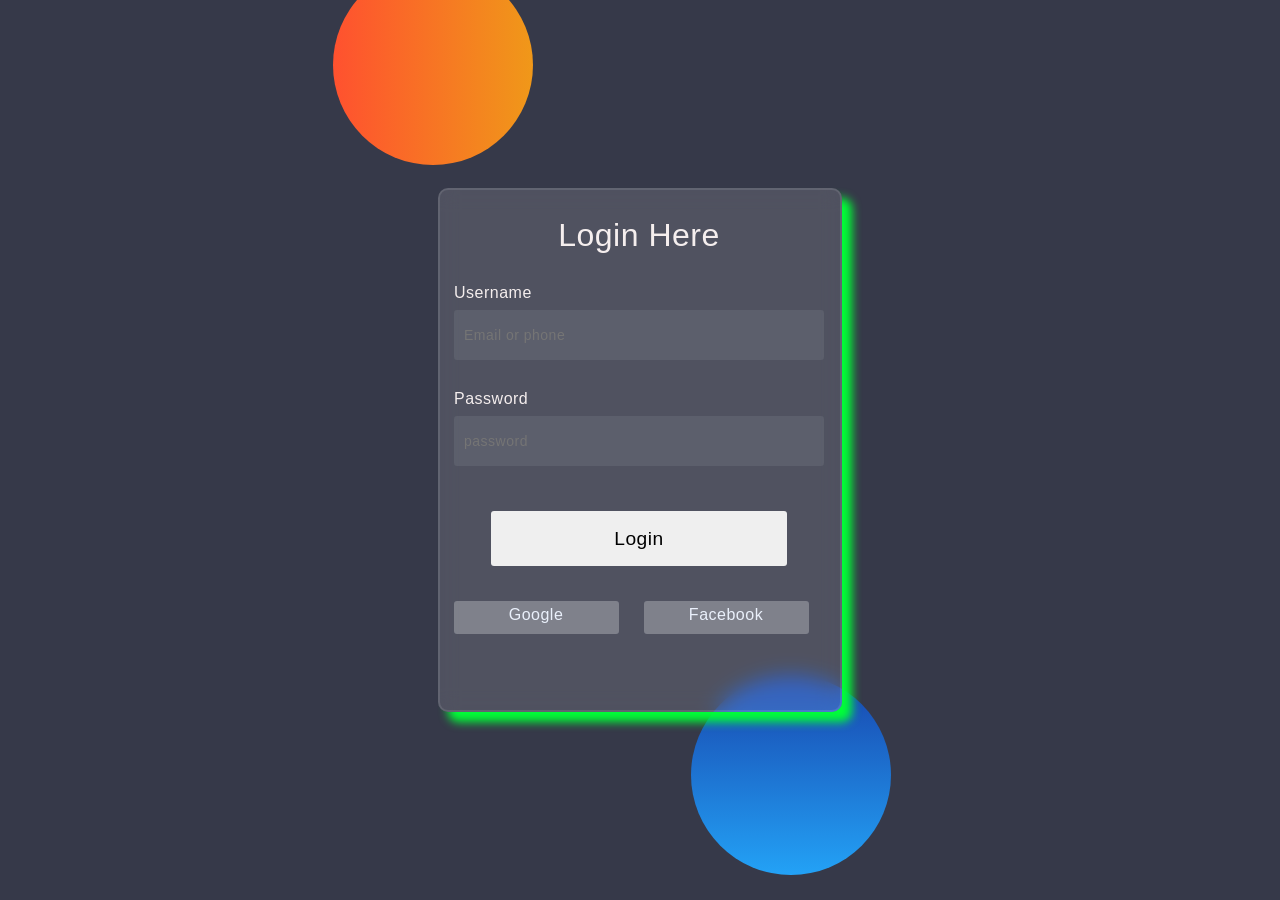
<file: index.html>
<html>
<head>
    <style>
body {
background-color:#363949;}


.cora1 {
height: 200px;
width: 200px;
background: linear-gradient( 
to right,
#ff512f,
#f09819)
;
border-radius: 50%;
position: absolute;
left: 26% ;
top: -35px;
animation-name: cora1;
animation-duration: 9s;
}

@keyframes cora1 {
0%   { left:26% ; top:-35px;}
25%  { left:54%; top:-35px;}
50%  { left:54%; top:75%;}
75%  { left:26%; top:75%;}
100% { left:26%; top:-35px;}
}


.cora2 {
height: 200px;
width: 200px;
background: linear-gradient(    
#1845ad,
#23a2f6) ;
border-radius: 50%;
position: absolute;
top: 75%;
left: 54% ;
animation-name: cora2;
animation-duration: 9s;
}

@keyframes cora2 {
0%   { left:54% ; top:75%;}
25%  { left:26%; top:75%;}
50%  { left:26%; top:-35px;}
75%  { left:54%; top:-35px;}
100% { left:54%; top:75%;}
}


form{
height: 520px;
width: 400px;
background-color: rgba(255,255,255,0.13);
position: absolute;
transform: translate(-50%,-50%);
top: 50%;
left: 50%;
border-radius: 10px;
backdrop-filter: blur(10px);
border: 2px solid rgba(255,255,255,0.1);
box-shadow: 0 0 40px rgba(8,7,16,0.6);
box-shadow: 10px 10px 10px rgb(0, 255, 55)
    }

form *{
font-family: 'Poppins',sans-serif;
color: #f5eeee;
letter-spacing: 0.5px;
outline: none;
border: none; }


.fieldset1 {
    
height: 500px;
width: 370px;
position: relative;}


h1 {
font-size: 32px;
font-weight: 500;
text-align: center;}   

.user1 {

display: block;
margin-top: 30px;
font-size: 16px;
font-weight: 500;}


.user2 {
    display: block;
    height: 50px;
    width: 100%;
    background-color: rgba(255,255,255,0.07);
    border-radius: 3px;
    padding: 0 10px;
    margin-top: 8px;
    font-size: 14px;
    font-weight: 300;}
    


.pass1 {
display: block;
margin-top: 30px;
font-size: 16px;
font-weight: 500;}


.pass2 {
display: block;
height: 50px;
width: 100%;
background-color: rgba(255,255,255,0.07);
border-radius: 3px;
padding: 0 10px;
margin-top: 8px;
font-size: 14px;
font-weight: 300;}

button{
width:80%;
height: 11%;
position: relative;
top: 9%;
left: 10%;
border-radius:3px;
cursor: pointer;
font-family: 'Franklin Gothic Medium', 'Arial Narrow', Arial, sans-serif;
font-size: larger;
color: black;}



.social{
margin-top: 30px;
display: flex;}
 
  
.social div{
position: relative;
top: 50px;
background: red;
width: 150px;
border-radius: 3px;
padding: 5px 10px 10px 5px;
background-color: rgba(255,255,255,0.27);
color: #eaf0fb;
text-align: center;
cursor: pointer;}


.social div:hover{
background-color: rgba(255,255,255,0.47);}


.social .fb{ 
margin-left: 25px;}


.social i{
margin-right: 4px;}
  
.safha {
    color: black;
    text-decoration: none;
}



</style>
</head>




<body>

    <div class="cora1"></div>
    <div class="cora2"></div>
<form >
    <fieldset class="fieldset1">
                                                                             
        <h1>Login Here</h1>
        <label class="user1">Username</label>
        <input type="text" placeholder="Email or phone " class="user2">
        <label class="pass1">Password</label>
        <input type="text" placeholder="password" class="pass2">
        <button><a class="safha" href="home.html">Login</a></button>

        <div class="social">
            <div class="go"><i class="fab fa-google"></i>Google</div>
            <div class="fb"><i class="fab fa-facebook"></i>  Facebook</div>
        </div>
    </fieldset>
</form>




</body>
</html>
</file>
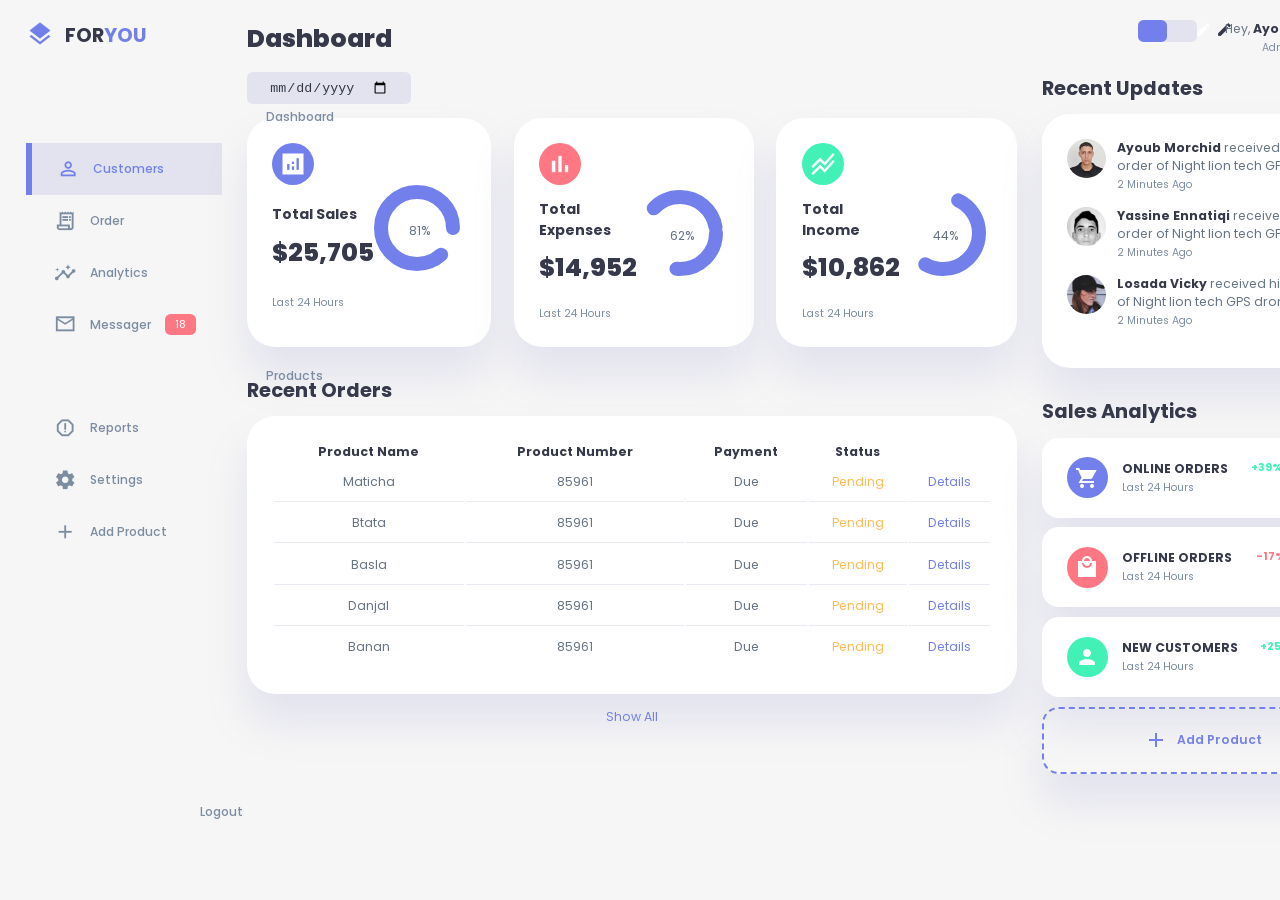
<file: home.html>
<!DOCTYPE html>
<html lang="en">

<head>
    <meta charset="UTF-8">
    <meta http-equiv="X-UA-Compatible" content="IE=edge">
    <meta name="viewport" content="width=device-width, initial-scale=1.0">
    <link rel="shortcut icon" href="images/icon.png" type="image/x-icon">
    <link rel="stylesheet" type="icon/x-icon" href="images/4.png">
    <link href="https://fonts.googleapis.com/icon?family=Material+Icons+Sharp" rel="stylesheet">
    <link rel="stylesheet" href="https://cdnjs.cloudflare.com/ajax/libs/font-awesome/6.1.1/css/all.min.css" integrity="sha512-KfkfwYDsLkIlwQp6LFnl8zNdLGxu9YAA1QvwINks4PhcElQSvqcyVLLD9aMhXd13uQjoXtEKNosOWaZqXgel0g==" crossorigin="anonymous" referrerpolicy="no-referrer" />
    <link rel="icon" type="icon/x-icon" href="/images/icon.png">
    <link rel="stylesheet" href="./style.css">
    <title>Dashboard</title>
</head>

<body>
    <div class="container">
        <aside>
            <div class="top">
                <div class="logo">
                    <span class="primary material-icons-sharp">
                        layers
                        </span>
                    <h2>FOR<span class="primary">YOU</span></h2>
                </div>
                <div class="close" id="close-btn">
                    <span class="material-icons-sharp">close</span>
                </div>
            </div>
            <div class="sidebar">
                <a href="#">
                    <span class="material-icons-sharp">grid_view</span>
                    <h3>Dashboard</h3>
                </a>
                <a href="#" class="active">
                    <span class="material-icons-sharp">person_outline</span>
                    <h3>Customers</h3>
                </a>
                <a href="#">
                    <span class="material-icons-sharp">receipt_long</span>
                    <h3>Order</h3>
                </a>
                <a href="#">
                    <span class="material-icons-sharp">insights</span>
                    <h3>Analytics</h3>
                </a>
                <a href="#">
                    <span class="material-icons-sharp">mail_outline</span>
                    <h3>Messager</h3>
                    <span class="message-count">18</span>
                </a>
                <a href="#">
                    <span class="material-icons-sharp">inventory</span>
                    <h3>Products</h3>
                </a>
                <a href="#">
                    <span class="material-icons-sharp">report_gmailerrorred</span>
                    <h3>Reports</h3>
                </a>
                <a href="#">
                    <span class="material-icons-sharp">settings</span>
                    <h3>Settings</h3>
                </a>
                <a href="#">
                    <span class="material-icons-sharp">add</span>
                    <h3>Add Product</h3>
                </a>
                <a href="#">
                    <span class="material-icons-sharp">logout</span>
                    <h3>Logout</h3>
                </a>
            </div>
        </aside>
        <main>
            <h1>Dashboard</h1>
            <div class="date">
                <input type="date">
            </div>
            <div class="insights">
                <div class="sales">
                    <span class="material-icons-sharp">analytics</span>
                    <div class="middle">
                        <div class="left">
                            <h3>Total Sales</h3>
                            <h1>$25,705</h1>
                        </div>
                        <div class="progress">
                            <svg>
                                <circle cx="38" cy="38" r="36"></circle>
                            </svg>
                            <div class="number">
                                <p>81%</p>
                            </div>
                        </div>
                    </div>
                    <small class="text-muted">Last 24 Hours</small>
                </div>
                <div class="expenses">
                    <span class="material-icons-sharp">bar_chart</span>
                    <div class="middle">
                        <div class="left">
                            <h3>Total Expenses</h3>
                            <h1>$14,952</h1>
                        </div>
                        <div class="progress">
                            <svg>
                                <circle cx="38" cy="38" r="36"></circle>
                            </svg>
                            <div class="number">
                                <p>62%</p>
                            </div>
                        </div>
                    </div>
                    <small class="text-muted">Last 24 Hours</small>
                </div>
                <div class="income">
                    <span class="material-icons-sharp">stacked_line_chart</span>
                    <div class="middle">
                        <div class="left">
                            <h3>Total Income</h3>
                            <h1>$10,862</h1>
                        </div>
                        <div class="progress">
                            <svg>
                                <circle cx="38" cy="38" r="36"></circle>
                            </svg>
                            <div class="number">
                                <p>44%</p>
                            </div>
                        </div>
                    </div>
                    <small class="text-muted">Last 24 Hours</small>
                </div>
            </div>
            <div class="recent-orders">
                <h2>Recent Orders</h2>
                <table>
                    <thead>
                        <tr>
                            <th>Product Name</th>
                            <th>Product Number</th>
                            <th>Payment</th>
                            <th>Status</th>
                            <th></th>
                        </tr>
                    </thead>
                    <tbody>
                        <tr>
                            <td id="Foldable-Mini-Drone">Maticha</td>
                            <td>85961</td>
                            <td>Due</td>
                            <td class="warning">Pending</td>
                            <td class="primary">Details</td>
                        </tr>
                        <tr>
                            <td id="Foldable-Mini-Drone">Btata</td>
                            <td>85961</td>
                            <td>Due</td>
                            <td class="warning">Pending</td>
                            <td class="primary">Details</td>
                        </tr>
                        <tr>
                            <td id="Foldable-Mini-Drone">Basla</td>
                            <td>85961</td>
                            <td>Due</td>
                            <td class="warning">Pending</td>
                            <td class="primary">Details</td>
                        </tr>
                        <tr>
                            <td id="Foldable-Mini-Drone">Danjal</td>
                            <td>85961</td>
                            <td>Due</td>
                            <td class="warning">Pending</td>
                            <td class="primary">Details</td>
                        </tr>
                        <tr>
                            <td id="Foldable-Mini-Drone">Banan</td>
                            <td>85961</td>
                            <td>Due</td>
                            <td class="warning">Pending</td>
                            <td class="primary">Details</td>
                        </tr>
                    </tbody>
                </table>
                <a href="#" id="Show-All">Show All</a>
            </div>
        </main>
        <div class="right">
            <div class="top">
                <button id="menu-btn">
                    <span class="primary material-icons-sharp">menu</span>
                </button>
                <div class="theme-toggler">
                    <span class="material-icons-sharp active">light_mode</span>
                    <span class="material-icons-sharp">dark_mode</span>
                </div>
                <div class="profile">
                    <div class="info">
                        <p>Hey, <b>Ayoub</b></p>
                        <small class="text-muted">Admin</small>
                    </div>
                    <div class="profile-photo">
                        <img src="./images/face (1).jpg">
                    </div>
                </div>
            </div>
            <div class="recent-updates">
                <h2>Recent Updates</h2>
                <div class="updates">
                    <div class="update">
                        <div class="profile-photo">
                            <img src="./images/face (1).jpg">
                        </div>
                        <div class="message">
                            <p><b>Ayoub Morchid</b> received his order of Night lion tech GPS drone.</p>
                            <small class="text-muted">2 Minutes Ago</small>
                        </div>
                    </div>
                    <div class="update">
                        <div class="profile-photo">
                            <img src="./images/face (2).jpg">
                        </div>
                        <div class="message">
                            <p><b>Yassine Ennatiqi</b> received his order of Night lion tech GPS drone.</p>
                            <small class="text-muted">2 Minutes Ago</small>
                        </div>
                    </div>
                    <div class="update">
                        <div class="profile-photo">
                            <img src="./images/face (3).jpg">
                        </div>
                        <div class="message">
                            <p><b>Losada Vicky</b> received his order of Night lion tech GPS drone.</p>
                            <small class="text-muted">2 Minutes Ago</small>
                        </div>
                    </div>
                </div>
            </div>
            <div class="sales-analytics">
                <h2>Sales Analytics</h2>
                <div class="item online">
                    <div class="icon">
                        <span class="material-icons-sharp">shopping_cart</span>
                    </div>
                    <div class="right">
                        <div class="info">
                            <h3>ONLINE ORDERS</h3>
                            <small class="text-muted">Last 24 Hours</small>
                        </div>
                        <h5 class="success">+39%</h5>
                        <h3>3695</h3>
                    </div>
                </div>
                <div class="item offline">
                    <div class="icon">
                        <span class="material-icons-sharp">local_mall</span>
                    </div>
                    <div class="right">
                        <div class="info">
                            <h3>OFFLINE ORDERS</h3>
                            <small class="text-muted">Last 24 Hours</small>
                        </div>
                        <h5 class="danger">-17%</h5>
                        <h3>1253</h3>
                    </div>
                </div>
                <div class="item customers">
                    <div class="icon">
                        <span class="material-icons-sharp">person</span>
                    </div>
                    <div class="right">
                        <div class="info">
                            <h3>NEW CUSTOMERS</h3>
                            <small class="text-muted">Last 24 Hours</small>
                        </div>
                        <h5 class="success">+25%</h5>
                        <h3>862</h3>
                    </div>
                </div>
                <div class="item add-product">
                    <div>
                        <span class="material-icons-sharp">add</span>
                        <h3>Add Product</h3>
                    </div>
                </div>
            </div>
        </div>
    </div>
    
    <script src="script.js"></script>
</body>

</html>
</file>
<file: style.css>
@import url('https://fonts.googleapis.com/css2?family=Poppins:wght@300;400;500;600;700;800&display=swap');

:root {
    --color-primary: #7380ec;
    --color-danger: #ff7782;
    --color-success: #41f1b6;
    --color-warning: #ffbb55;
    --color-white: #fff;
    --color-info-dark: #7d8da1;
    --color-info-light: #dce1eb;
    --color-dark: #363949;
    --color-light: rgba(132, 139, 200, 0.18);
    --color-primary-variant: #111e88;
    --color-dark-variant: #677483;
    --color-background: #f6f6f6;
    --card-border-radius: 2rem;
    --border-radius-1: .4rem;
    --border-radius-2: .8rem;
    --border-radius-3: 1.2rem;
    --card-padding: 1.8rem;
    --padding-1: 1.2rem;
    --box-shadow: 0 2rem 3rem var(--color-light);
}

/*=============== DARK THEME VARAIBLES ===============*/
.dark-theme-variables {
    --color-background: #181a1e;
    --color-white: #202528;
    --color-dark: #edeffd;
    --color-dark-variant: #a3bdcc;
    --color-light: rgba(0, 0, 0, .4);
    --box-shadow: 0 2rem 3rem var(--color-light);
}

* {
    margin: 0;
    padding: 0;
    outline: 0;
    appearance: none;
    border: 0;
    text-decoration: none;
    list-style: none;
    box-sizing: border-box;
}

html {
    font-size: 14px;
}

body {
    width: 100vw;
    height: 100vh;
    font-family: poppins, sans-serif;
    font-size: .88rem;
    background: var(--color-background);
    user-select: none;
    overflow-x: hidden;
    color: var(--color-dark);
}

.container {
    display: grid;
    width: 96%;
    margin: 0 auto;
    gap: 1.8rem;
    grid-template-columns: 14rem auto 23rem;
}

a {
    color: var(--color-dark);
}

img {
    display: block;
    width: 100%;
}

h1 {
    font-weight: 800;
    font-size: 1.8rem;
}

h2 {
    font-size: 1.4rem;
}

h3 {
    font-size: .87rem;
}

h4 {
    font-size: .8rem;
}

h5 {
    font-size: .77rem;
}

small {
    font-size: .75rem;
}

.profile-photo {
    width: 2.8rem;
    height: 2.8rem;
    border-radius: 50%;
    overflow: hidden;
}

.text-muted {
    color: var(--color-info-dark);
}

p {
    color: var(--color-dark-variant);
}

b {
    color: var(--color-dark);
}

.primary {
    color: var(--color-primary);
}

.danger {
    color: var(--color-danger);
}

.success {
    color: var(--color-success);
}

.warning {
    color: var(--color-warning);
}

aside {
    height: 100vh;
}

aside .top {
    display: flex;
    align-items: center;
    justify-content: space-between;
    margin-top: 1.4rem;
}

aside .logo {
    display: flex;
    gap: .8rem;
}

aside .logo > span {
    width: 2rem;
    height: 2rem;
    font-size: 2rem;
}

aside .close {
    display: none;
}


/* SIDEBAR */

aside .sidebar {
    display: flex;
    flex-direction: column;
    height: 86vh;
    position: relative;
    top: 3rem;
}

aside h3 {
    font-weight: 500;
}

aside .sidebar a {
    display: flex;
    color: var(--color-info-dark);
    margin-left: 2rem;
    gap: 1rem;
    align-items: center;
    position: relative;
    height: 3.7rem;
    transition: all 300ms ease;
}

aside .sidebar a span {
    font-size: 1.6rem;
    transition: all 300ms ease;
}

aside .sidebar a:last-child {
    position: absolute;
    bottom: 2rem;
    width: 100%;
}

aside .sidebar a.active {
    background: var(--color-light);
    color: var(--color-primary);
    margin-left: 0;
}

aside .sidebar a.active::before {
    content: '';
    width: 6px;
    height: 100%;
    background: var(--color-primary);
}

aside .sidebar a.active span {
    color: var(--color-primary);
    margin-left: calc(1rem - 3px);
}

aside .sidebar a:hover {
    color: var(--color-primary);
}

aside .sidebar a:hover span {
    margin-left: 1rem;
}

aside .sidebar .message-count {
    background: var(--color-danger);
    color: var(--color-white);
    padding: 2px 10px;
    font-size: 11px;
    border-radius: var(--border-radius-1);
}

aside .sidebar:hover .message-count {
    margin-left: 0;
}

/* MAIN */

main {
    margin-top: 1.4rem;
}

main .date {
    display: inline-block;
    background: var(--color-light);
    border-radius: var(--border-radius-1);
    margin-top: 1rem;
    padding: .5rem 1.6rem;
}

main .date input[type='date'] {
    background: transparent;
    color: var(--color-dark);
}

main .insights {
    display: grid;
    grid-template-columns: repeat(3, 1fr);
    gap: 1.6rem;
    cursor:pointer;
}

main .insights>div {
    background: var(--color-white);
    padding: var(--card-padding);
    border-radius: var(--card-border-radius);
    margin-top: 1rem;
    box-shadow: var(--box-shadow);
    transition: all 300ms ease;
}

#Show-All{
    transition: all .6s;
}
#Show-All:hover{
    transform: scale(1.2);
    color: #111e88;
    font-weight: 600;
}

main .insights>div:hover {
    box-shadow: none;
}

main .insights>div span {
    background: var(--color-primary);
    padding: .5rem;
    border-radius: 50%;
    color: var(--color-white);
    font-size: 2rem;
}

main .insights>div.expenses span {
    background: var(--color-danger);
}

main .insights>div.income span {
    background: var(--color-success);
}

main .insights .middle {
    display: flex;
    align-items: center;
    justify-content: space-between;
}

main .insights h3 {
    margin: 1rem 0 .6rem;
    font-size: 1rem;
}

main .insights .progress {
    position: relative;
    width: 92px;
    height: 92px;
    border-radius: 50%;
}

main .insights svg {
    width: 7rem;
    height: 7rem;
}

main .insights svg circle {
    fill: none;
    stroke: var(--color-primary);
    stroke-width: 14;
    stroke-linecap: round;
    transform: translate(5px, 5px);
}

main .insights .sales svg circle {
    stroke-dashoffset: -30;
    stroke-dasharray: 200;
}

main .insights .expenses svg circle {
    stroke-dashoffset: 20;
    stroke-dasharray: 80;
}

main .insights .income svg circle {
    stroke-dashoffset: 35;
    stroke-dasharray: 110;
}

main .insights .progress .number {
    position: absolute;
    top: 0;
    left: 0;
    height: 100%;
    width: 100%;
    display: flex;
    justify-content: center;
    align-items: center;
}

main .insights small {
    margin-top: 1.3rem;
    display: block;
}

main .recent-orders {
    margin-top: 2rem;
}

main .recent-orders h2 {
    margin-bottom: .8rem;
}

main .recent-orders table {
    background: var(--color-white);
    width: 100%;
    border-radius: var(--card-border-radius);
    padding: var(--card-padding);
    text-align: center;
    box-shadow: var(--box-shadow);
    transition: all 300ms ease;
}

main .recent-orders table:hover {
    box-shadow: none;
}

main table tbody td {
    height: 2.8rem;
    border-bottom: 1px solid var(--color-light);
    color: var(--color-dark-variant);
}

main table tbody tr:last-child td {
    border: none;
}

main .recent-orders a {
    text-align: center;
    display: block;
    margin: 1rem auto;
    color: var(--color-primary);
}

.right {
    margin-top: 1.4rem;
}

.right .top {
    display: flex;
    justify-content: end;
    gap: 2rem;
}

.right .top button {
    display: none;
}

.right .theme-toggler {
    background: var(--color-light);
    display: flex;
    justify-content: space-between;
    align-items: center;
    height: 1.6rem;
    width: 4.2rem;
    cursor: pointer;
    border-radius: var(--border-radius-1);
}

.right .theme-toggler span {
    font-size: 1.2rem;
    width: 50%;
    height: 100%;
    display: flex;
    align-items: center;
    justify-content: center;
}

.right .theme-toggler span.active {
    background: var(--color-primary);
    color: white;
    border-radius: var(--border-radius-1);
}

.right .top .profile {
    display: flex;
    gap: 2rem;
    text-align: right;
}

/* -==--==--==- */

.right .recent-updates {
    margin-top: 1rem;
}

.right .recent-updates h2 {
    margin-bottom: .8rem;
}

.right .recent-updates .updates {
    background: var(--color-white);
    padding: var(--card-padding);
    border-radius: var(--card-border-radius);
    box-shadow: var(--box-shadow);
    transition: all 300ms ease;
}

.right .recent-updates .updates:hover {
    box-shadow: none;
}

.right .recent-updates .updates .update {
    display: grid;
    grid-template-columns: 2.6rem auto;
    gap: 1rem;
    margin-bottom: 1rem;
}

/*=============== SALES ANALYTICS ===============*/

.right .sales-analytics {
    margin-top: 2rem;
}

.right .sales-analytics h2 {
    margin-bottom: .8rem;
}

.right .sales-analytics .item {
    background: var(--color-white);
    display: flex;
    align-items: center;
    gap: 1rem;
    margin-bottom: .7rem;
    padding: 1.4rem var(--card-padding);
    border-radius: var(--border-radius-3);
    box-shadow: var(--box-shadow);
    transition: all 300ms ease;
}

.right .sales-analytics .item:hover {
    box-shadow: none;
}

#Foldable-Mini-Drone{
    transition: .8s ease;
}

#Foldable-Mini-Drone:hover{
    color: var(--color-primary);
    font-size: 120%;
    font-weight: 500;
    cursor: pointer;
}
.right .sales-analytics .item .right {
    display: flex;
    justify-content: space-between;
    align-items: start;
    margin: 0;
    width: 100%;
}

.right .sales-analytics .item .icon {
    padding: .6rem;
    color: var(--color-white);
    border-radius: 50%;
    background: var(--color-primary);
    display: flex;
}

.right .sales-analytics .item.offline .icon {
    background: var(--color-danger);
}

.right .sales-analytics .item.customers .icon {
    background: var(--color-success);
}

.right .sales-analytics .add-product {
    background: transparent;
    border: 2px dashed var(--color-primary);
    color: var(--color-primary);
    display: flex;
    align-items: center;
    justify-content: center;
    cursor: pointer;
}

.right .sales-analytics .add-product:hover {
    background: var(--color-primary);
    color: var(--color-white);
}

.right .sales-analytics .add-product div {
    display: flex;
    align-items: center;
    gap: .6rem;
}

.right .sales-analytics .add-product div h3 {
    font-weight: 600;

}

/*=============== MEDIA ===============*/

@media screen and (max-width: 1200px) {
    .container {
        width: 94%;
        grid-template-columns: 7rem auto 23rem;
    }

    aside .logo h2 {
        display: none;
    }

    aside .sidebar h3 {
        display: none;
    }

    aside .sidebar a {
        width: 5.6rem;
    }

    aside .sidebar a:last-child {
        position: relative;
        margin-top: 1.8rem;
    }

    main .insights {
        grid-template-columns: 1fr;
        gap: 0;
    }

    main .recent-orders {
        width: 94%;
        position: absolute;
        left: 50%;
        transform: translateX(-50%);
        margin: 2rem 0 0 8.8rem;
    }

    main .recent-orders table {
        width: 83vw;
    }

    main table thead tr th:last-child,
    main table thead tr th:first-child {
        display: none;
    }
    main table tbody tr td:last-child,
    main table tbody tr td:first-child {
        display: none;
    }
}

@media screen and (max-width: 768px) {
    .container {
        width: 100%;
        grid-template-columns: 1fr;
    }

    aside {
        position: fixed;    
        left:-100%;
        background: var(--color-white);
        width: 18rem;
        z-index: 3;
        box-shadow: 1rem 3rem 4rem var(--color-light);
        height: 100vh;
        padding-right: var(--card-padding);
        display: none;
        animation: showMenu .4s ease forwards;
    }

    @keyframes showMenu {
        to {
            left: 0;
        }
    }

    aside .logo {
        margin-left: 1rem;
    }

    aside .logo h2 {
        display: inline;
    }

    aside .sidebar h3 {
        display: inline;
    }

    aside .sidebar a {
        width: 100%;
        height: 3.8rem;
    }

    aside .sidebar a:last-child {
        position: absolute;
        bottom: 5rem;
    }

    aside .close {
        display: inline-block;
        cursor: pointer;
    }

    main {
        margin-top: 8rem;
        padding: 0 1rem;
    }

    main .recent-orders {
        position: relative;
        margin: 3rem 0 0 0;
        width: 100%;
    }

    main .recent-orders table {
        width: 100%;
        margin: 0;
    }

    .right {
        width: 94%;
        margin: 0 auto 4rem;
    }

    .right .top {
        position: fixed;
        top: 0;
        left: 0;
        align-items: center;
        padding: 0 .8rem;
        height: 4.6rem;
        background: var(--color-white);
        width: 100%;
        margin: 0;
        z-index: 2;
        box-shadow: 0 1rem 1rem var(--color-light);
    }

    .right .top .theme-toggler {
        width: 4.4rem;
        position: absolute;
        left: 66%;
    }

    .right .profile .info {
        display: none;
    }

    .right .top button {
        display: inline-block;
        background: transparent;
        cursor: pointer;
        color: var(--color-danger);
        position: absolute;
        left: 1rem;
    }

    .right .top .button span {
        font-size: 2rem;
    }
}
</file>
